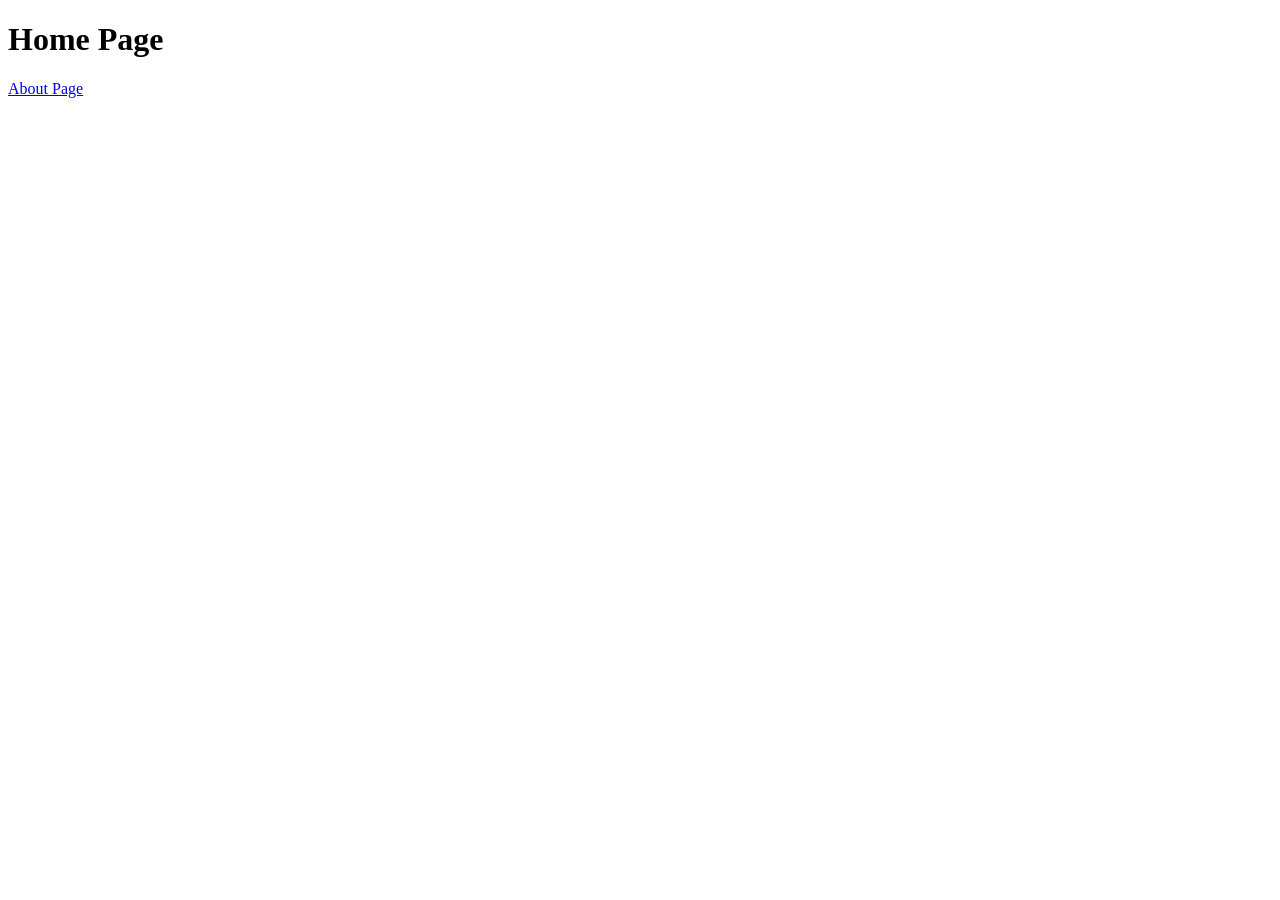
<file: HTML Skeleton/Index.html>
<!DOCTYPE html>
<html lang="en">
<head>
    <meta charset="UTF-8">
    <meta name="viewport" content="width=device-width, initial-scale=1.0">
    <title>Document</title>
</head>
<body>
    <h1>Home Page</h1>
    <nav>
        <a href="about.html"> About Page</a>
    <nav>
    
</body>
</html>
</file>
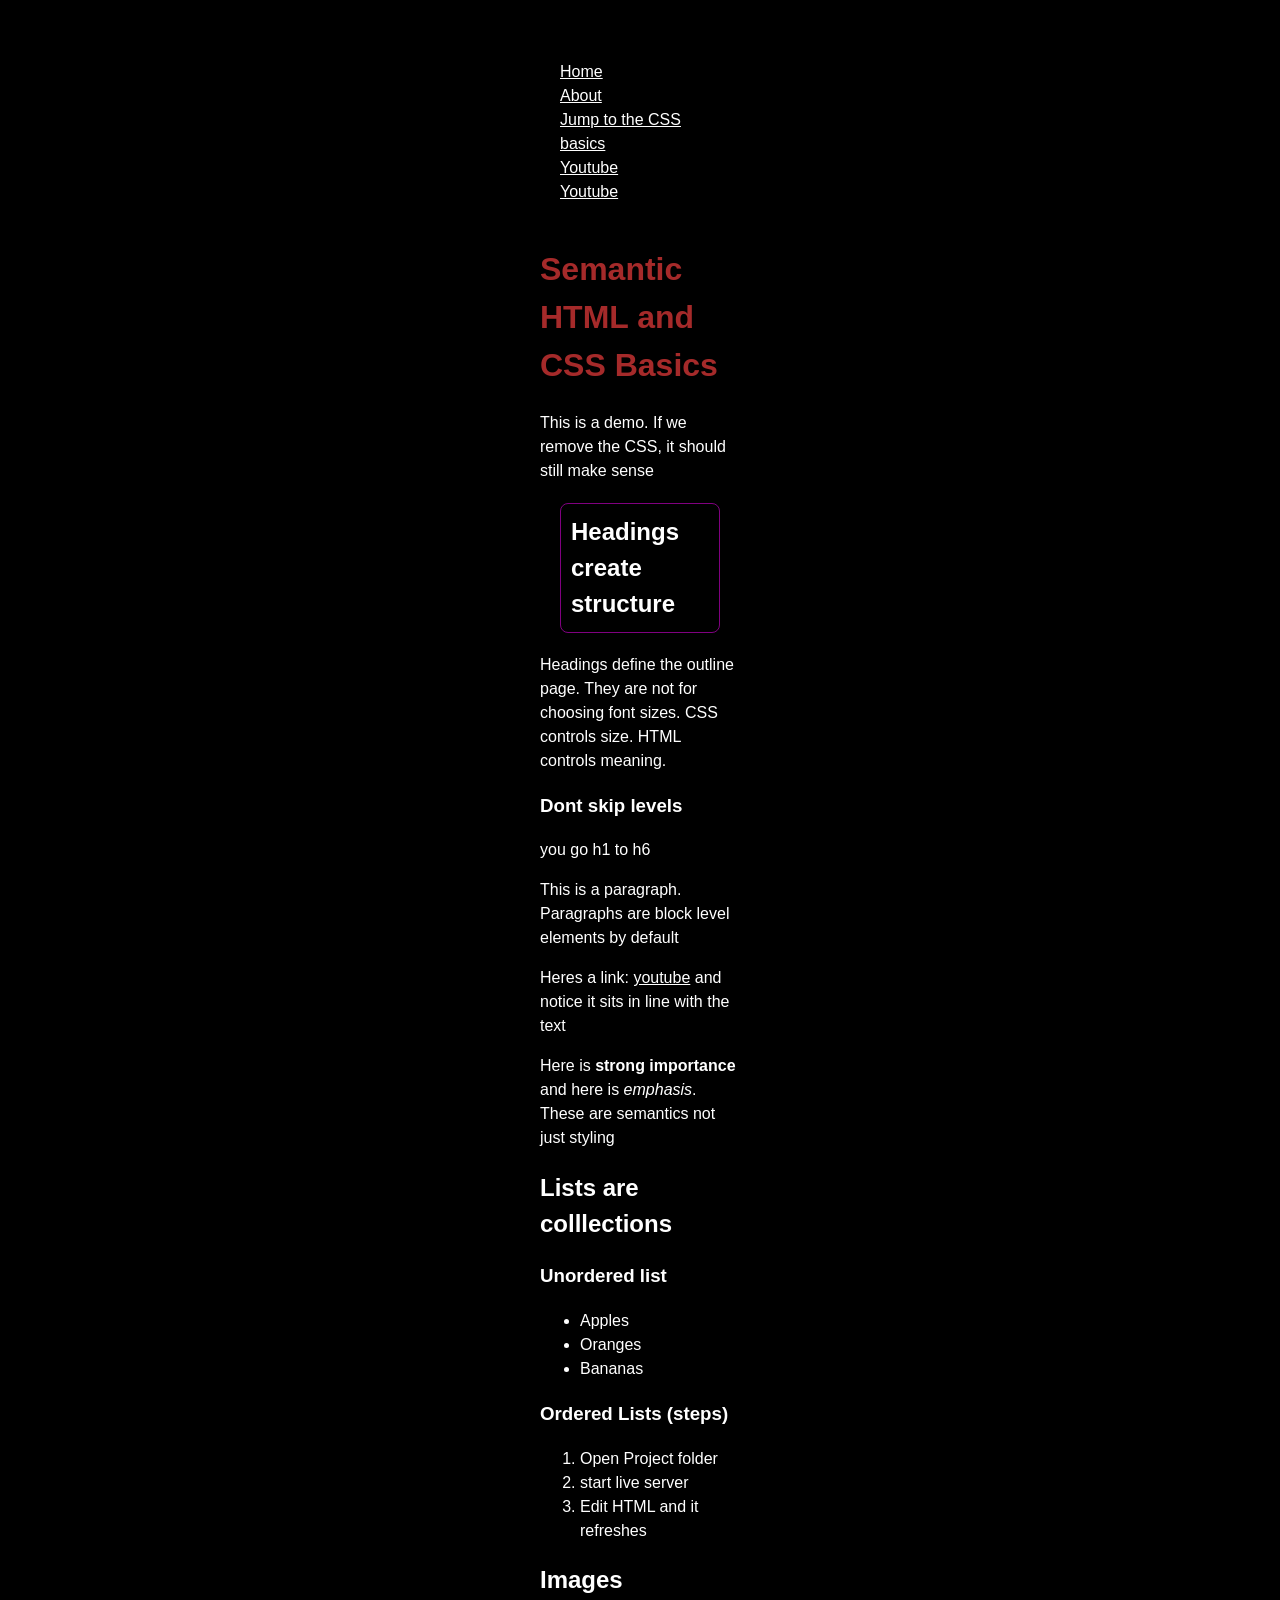
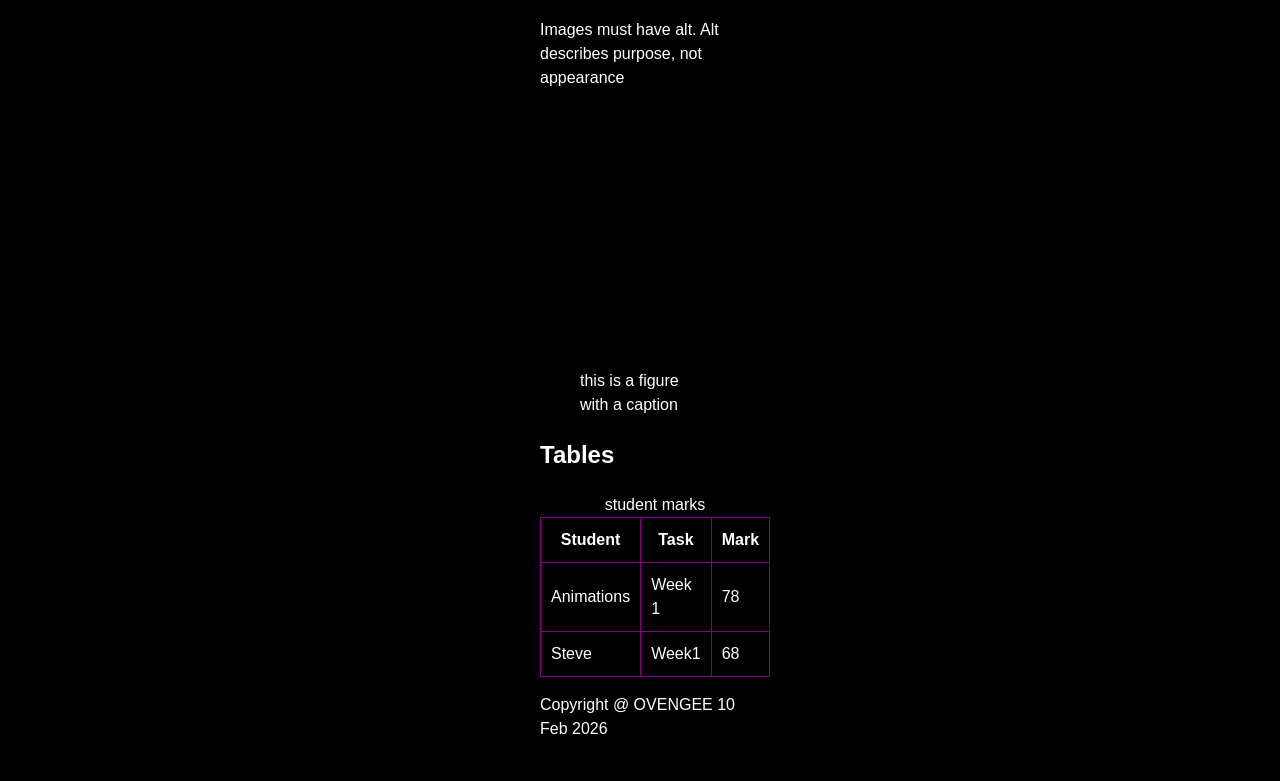
<file: WEEK2/index.html>
<!DOCTYPE html>
<html lang="en">
<head>
    <meta charset="UTF-8"> <!--prevents character bugs-->
    <meta name="viewport" content="width=device-width, initial-scale=1.0"> <!--site behaves weirdly on phones without this line-->

    <meta name="description" content="This is the lecture for week 2 semantic HTML"> <!--what people see in a search preview-->

    <title>Week 2 semantic HTML and css</title> <!--Browser tab name: important-->

    <link rel="stylesheet" href="./css/style.css" /> <!--link to style sheet: this is how you include css into HTML-->

</head>
<body><!--This is what appears in the browser-->
    <header> <!--introductory content-->
        <nav><!--this is navigation-->
            <ul>
                <li><a href="./index.html">Home</a></li>
                <li><a href="./about.html">About</a></li>
                <li><a href="#css-basics">Jump to the CSS basics</a></li>
                <li><a href="https://youtube.com">Youtube</a></li><!--takes us out of our page-->
                <li><a href="https://youtube.com" target="_blank" rel="noopener">Youtube</a></li><!--keeps our page and opens another tab-->

            </ul>
        </nav>
        <h1 id="main_heading">Semantic HTML and CSS Basics</h1> <!--heading-->
        <p>This is a demo. If we remove the CSS, it should still make sense
        </p>
    </header>
    <main>
        <section>
            <h2 class="structure_heading">Headings create structure</h2>
            <p>
                Headings define the outline page. They are not for choosing font sizes. CSS controls size. HTML controls meaning.
            </p>
            <h3>
                Dont skip levels
            </h3>
            <p>you go h1 to h6</p>
        </section>
        <section>
            <p>This is a paragraph. Paragraphs are block level elements by default</p>
            <p>Heres a link: <a href="https://youtube.com">youtube</a> and notice it sits in line with the text</p><!--links you to another place-->
            <p>Here is <strong>strong importance</strong> and here is <em>emphasis</em>. These are semantics not just styling</p>
        </section>

        <section>
            <h2>Lists are colllections</h2>
            <h3>Unordered list</h3>
            <ul>
                <li>Apples</li>
                <li>Oranges</li>
                <li>Bananas</li>
            </ul>
            <h3>Ordered Lists (steps)</h3>
            <ol>
                <li>Open Project folder</li>
                <li>start live server</li>
                <li>Edit HTML and it refreshes</li>
            </ol>

        </section>

        <section>
            <h2>Images</h2>
            <p>Images must have alt. Alt describes purpose, not appearance</p>
            <figure>
                <img src="./img/brush attack.png" alt="A sample placeholder for our demo page">
                <figcaption>this is a figure with a caption</figcaption>
            </figure>
        </section>

        <section>
            <h2>Tables</h2>
            <table>
                <caption>student marks</caption>
                <thead>
                    <tr>
                        <th>Student</th>
                        <th>Task</th>
                        <th>Mark</th>
                    </tr>
                </thead>
                <tbody>
                    <tr>
                        <td>Animations</td>
                        <td>Week 1</td>
                        <td>78</td>
                    </tr>
                    <tr>
                        <td>Steve</td>
                        <td>Week1 </td>
                        <td>68</td>
                    </tr>
                </tbody>
            </table>
        </section>

    </main>
    <footer>
        <p>
            Copyright @ OVENGEE <time datetime="2026-02-23"> 10 Feb 2026</time>
        </p>
    </footer>
</body>
</html>
</file>
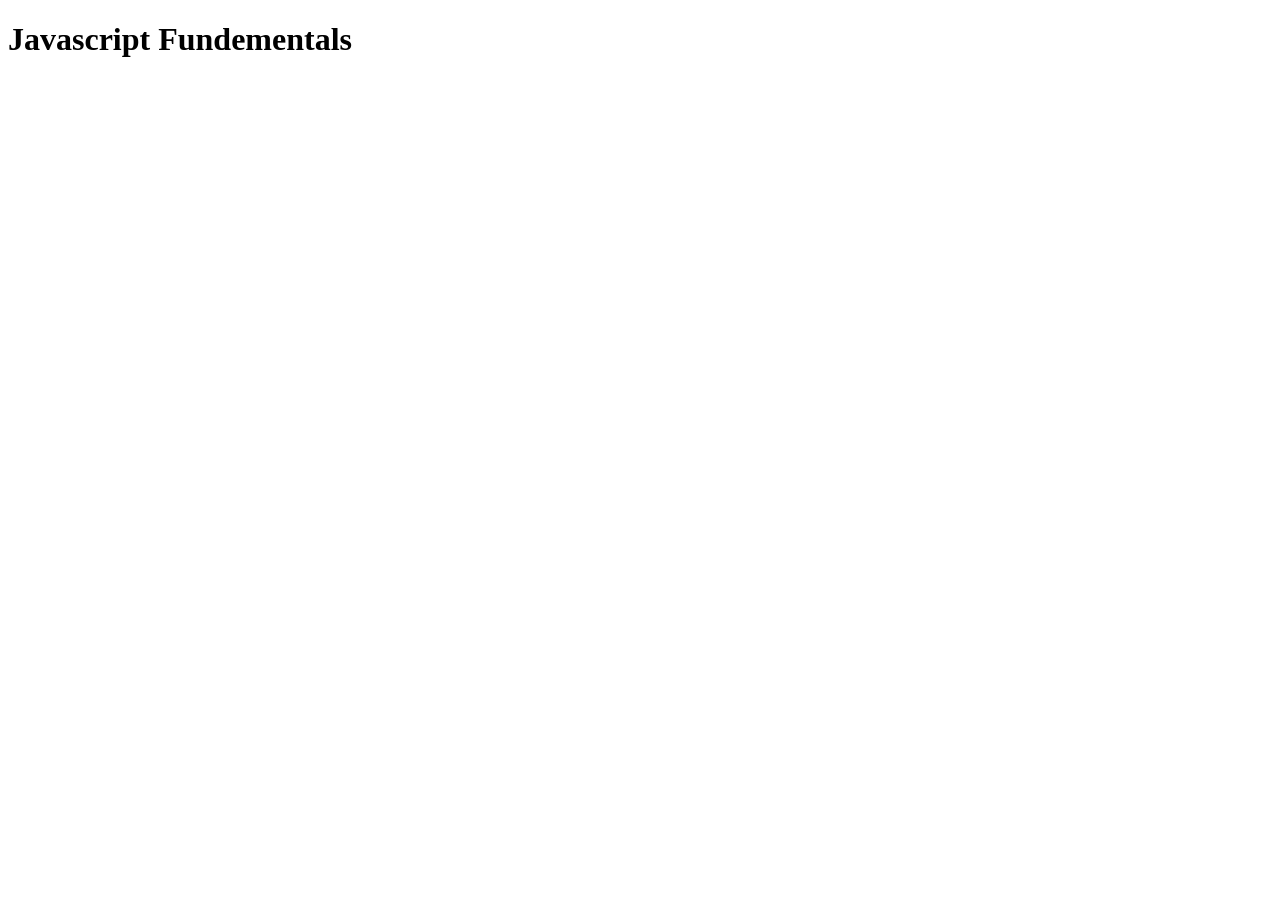
<file: WEEK3/index.html>
<!DOCTYPE html>
<html lang="en">
<head>
    <meta charset="UTF-8">
    <meta name="viewport" content="width=device-width, initial-scale=1.0">
    <title>Week 3</title>
    <script src="./js/main.js" defer></script>
</head>
<body>
    <h1>Javascript Fundementals</h1>
    
</body>
</html>
</file>
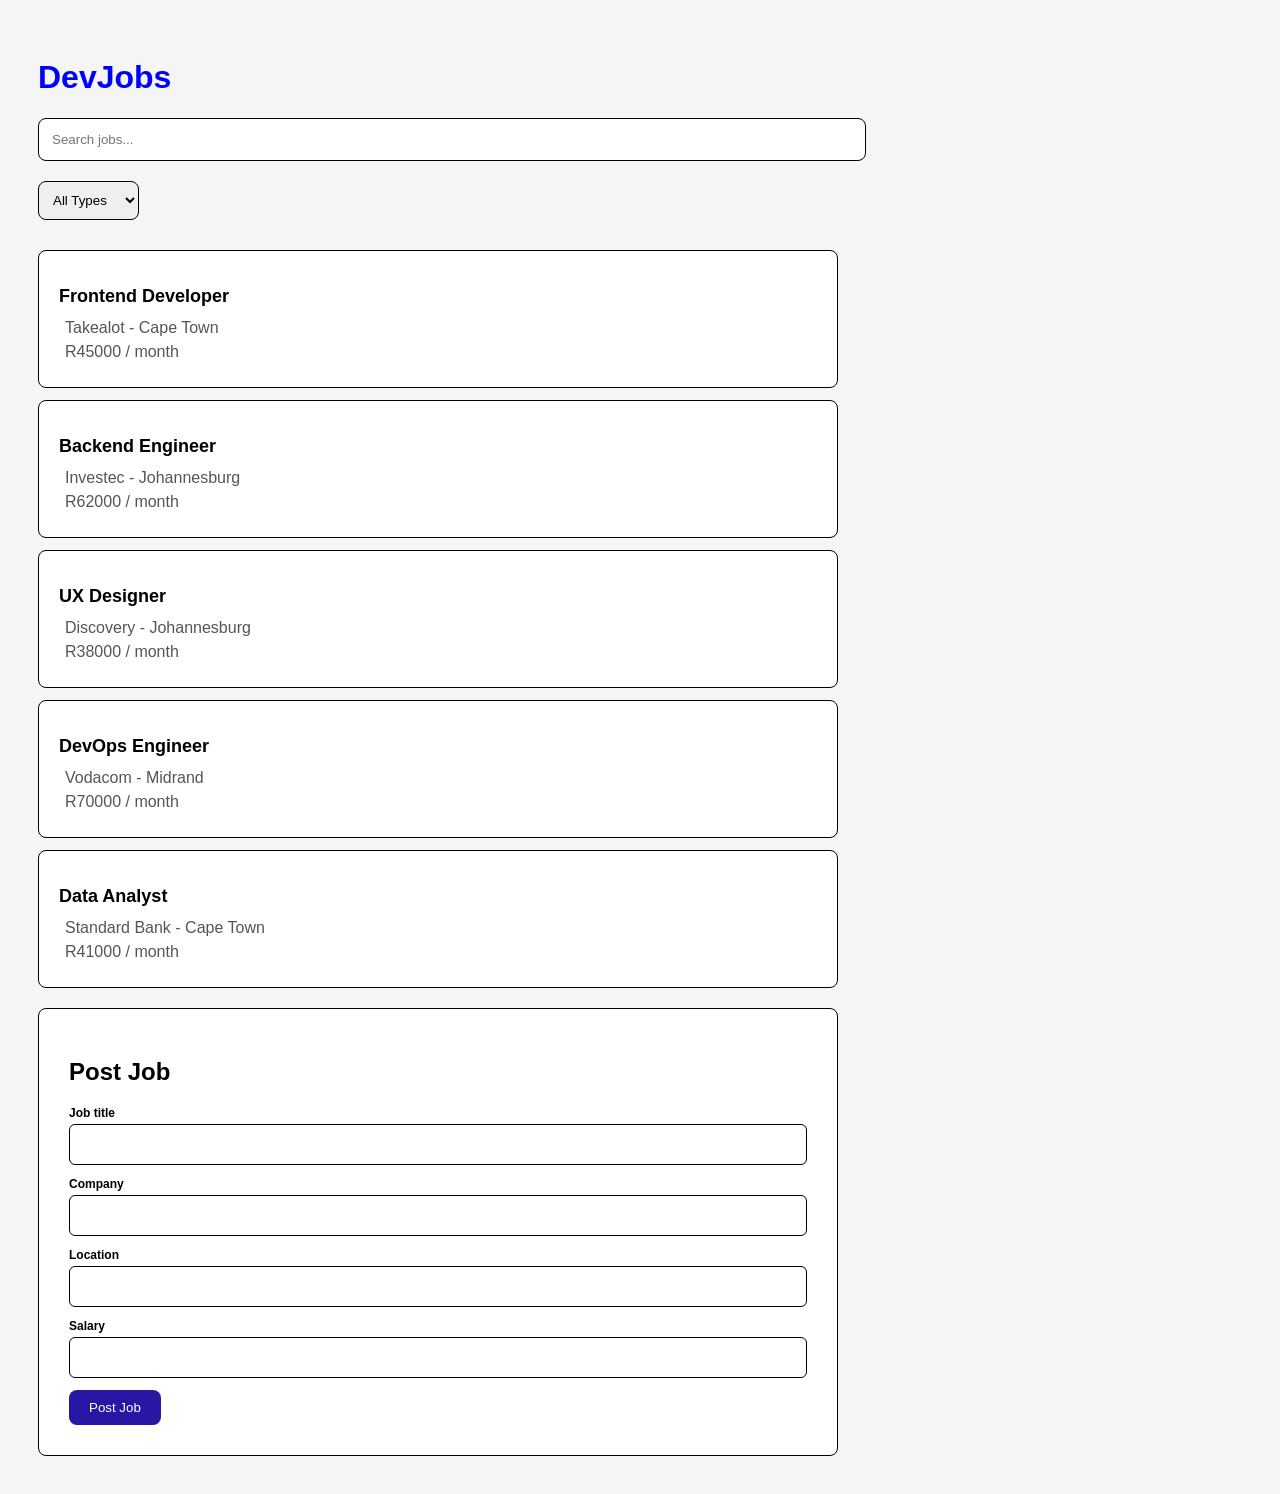
<file: WEEK6/index.html>
<!DOCTYPE html>
<html lang="en">
<head>
    <meta charset="UTF-8">
    <meta name="viewport" content="width=device-width, initial-scale=1.0">
    <title>DevJobs</title>
    <link rel="stylesheet" href="style.css">
    <script src="app.js" defer></script>
</head>
<body>
    <header>
        <h1>DevJobs</h1>
    </header>

    <main>
        <section class="search-section">
            <input type="text" placeholder="Search jobs..." id="search-input" />
            <select id="category-filter">
                <option value="all">All Types</option>
                <option value="Full-time">Full-Time</option>
                <option value="Part-time">Part-Time</option>
                <option value="Contract">Contracts</option>

            </select>
        </section>

        <section id="jobs-section">
            <div class="job-container"></div>
        </section>

       <section id="post-section">
            <h2>Post Job</h2>
            <form id="job-form">
                <div class="form-group">
                    <label for="job-title">Job title</label>
                    <input 
                    type="text" 
                    id="job-title"
                    required
                    minlength="10"
                    name="job-title"
                    >
                </div>

                <div class="form-group">
                    <label for="company">Company</label>
                    <input type="text"
                    required
                    minlength="2"
                    name="company"
                    id="company">
                </div>

                <div class="form-group">
                    <label for="location">Location</label>
                    <input type="text"
                    required
                    minlength="2"
                    name="location"
                    id="location">
                </div>

                <div class="form-group">
                    <label for="salary">Salary</label>
                    <input type="text"
                    required
                    min="1"
                    name="salary"
                    id="salary">
                </div>

                <button type="submit" id="post-btn">Post Job</button>
            </form>
       </section> 
    </main>
    
</body>
</html>
</file>
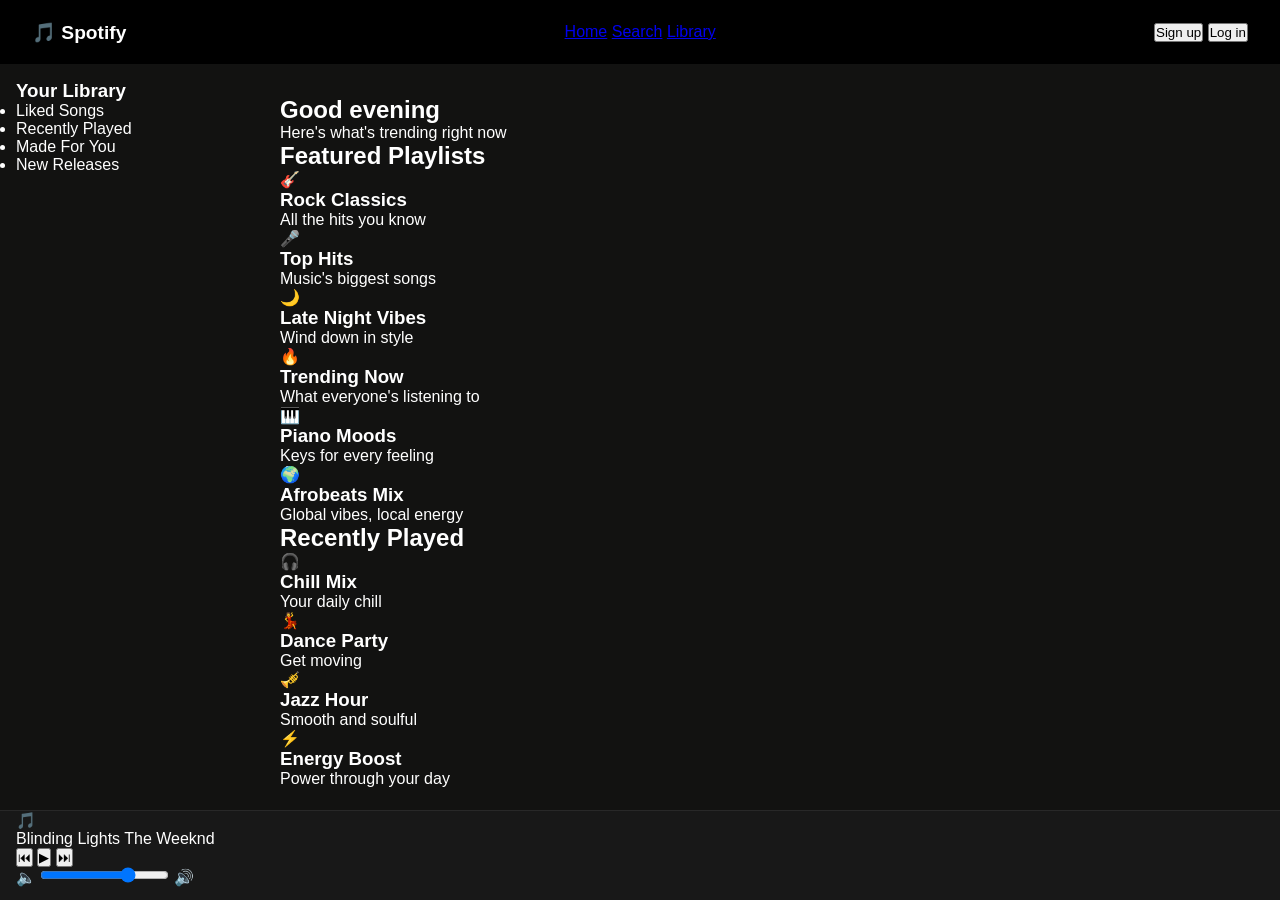
<file: WEEK8/index.html>
<!doctype html>
<html lang="en">
  <head>
    <meta charset="UTF-8" />
    <meta name="viewport" content="width=device-width, initial-scale=1.0" />
    <title>Spotify</title>
    <link rel="stylesheet" href="style.css" />
  </head>
  <body>
    <header class="top-nav">
      <div class="nav-logo">🎵 Spotify</div>
      <nav class="nav-links">
        <a href="#">Home</a>
        <a href="#">Search</a>
        <a href="#">Library</a>
      </nav>
      <div class="nav-actions">
        <button class="btn-signup">Sign up</button>
        <button class="btn-login">Log in</button>
      </div>
    </header>

    <aside class="sidebar">
      <h3>Your Library</h3>
      <ul>
        <li>Liked Songs</li>
        <li>Recently Played</li>
        <li>Made For You</li>
        <li>New Releases</li>
      </ul>
    </aside>

    <main class="main-content">
      <section class="hero">
        <h1>Good evening</h1>
        <p>Here's what's trending right now</p>
      </section>

      <section class="featured">
        <h2>Featured Playlists</h2>
        <div class="card-grid">
          <div class="card">
            <div class="card-img">🎸</div>
            <h3>Rock Classics</h3>
            <p>All the hits you know</p>
          </div>
          <div class="card">
            <div class="card-img">🎤</div>
            <h3>Top Hits</h3>
            <p>Music's biggest songs</p>
          </div>
          <div class="card">
            <div class="card-img">🌙</div>
            <h3>Late Night Vibes</h3>
            <p>Wind down in style</p>
          </div>
          <div class="card">
            <div class="card-img">🔥</div>
            <h3>Trending Now</h3>
            <p>What everyone's listening to</p>
          </div>
          <div class="card">
            <div class="card-img">🎹</div>
            <h3>Piano Moods</h3>
            <p>Keys for every feeling</p>
          </div>
          <div class="card">
            <div class="card-img">🌍</div>
            <h3>Afrobeats Mix</h3>
            <p>Global vibes, local energy</p>
          </div>
        </div>
      </section>

      <section class="recently-played">
        <h2>Recently Played</h2>
        <div class="card-grid">
          <div class="card">
            <div class="card-img">🎧</div>
            <h3>Chill Mix</h3>
            <p>Your daily chill</p>
          </div>
          <div class="card">
            <div class="card-img">💃</div>
            <h3>Dance Party</h3>
            <p>Get moving</p>
          </div>
          <div class="card">
            <div class="card-img">🎺</div>
            <h3>Jazz Hour</h3>
            <p>Smooth and soulful</p>
          </div>
          <div class="card">
            <div class="card-img">⚡</div>
            <h3>Energy Boost</h3>
            <p>Power through your day</p>
          </div>
        </div>
      </section>
    </main>

    <footer class="player-bar">
      <div class="player-track">
        <div class="track-img">🎵</div>
        <div class="track-info">
          <span class="track-name">Blinding Lights</span>
          <span class="track-artist">The Weeknd</span>
        </div>
      </div>
      <div class="player-controls">
        <button>⏮</button>
        <button class="play-btn">▶</button>
        <button>⏭</button>
      </div>
      <div class="player-volume">
        <span>🔈</span>
        <input type="range" min="0" max="100" value="70" />
        <span>🔊</span>
      </div>
    </footer>
  </body>
</html>
</file>
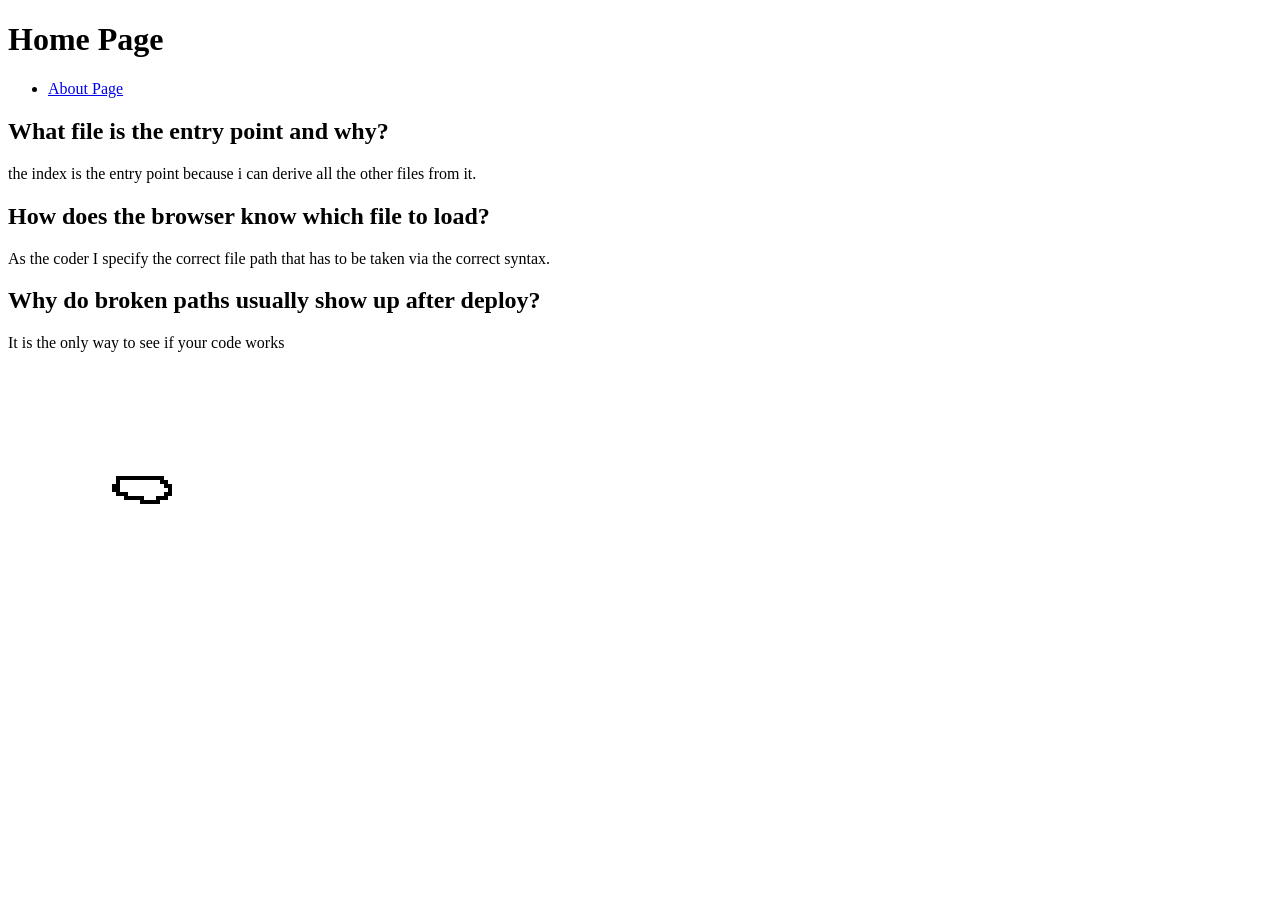
<file: WEEK2/Ticket 1/index.html>
<!DOCTYPE html>
<html lang="en">
<head>
    <meta charset="UTF-8">
    <meta name="viewport" content="width=device-width, initial-scale=1.0">
    <title>Document</title>
</head>
<body>
    <header>
        <h1>Home Page</h1>
        <nav>
            <ul>
                <li>
                    <a href="./about.html"> About Page</a>
                </li> 
            </ul>
        </nav>
    </header>

    <main>
        <section>
            <h2>What file is the entry point and why?</h2>
            <p>the index is the entry point because i can derive all the other files from it.</p>
        </section>
        <section>
            <h2>How does the browser know which file to load?</h2>
            <p>As the coder I specify the correct file path that has to be taken via the correct syntax.</p>
        </section>
        <section>
            <h2>Why do broken paths usually show up after deploy?</h2>
            <p>It is the only way to see if your code works</p>
        </section>
    </main>
    <figure>
        <img src="../img/brush attack.png" alt="A demo image">
    </figure>
</body>
</html>
</file>
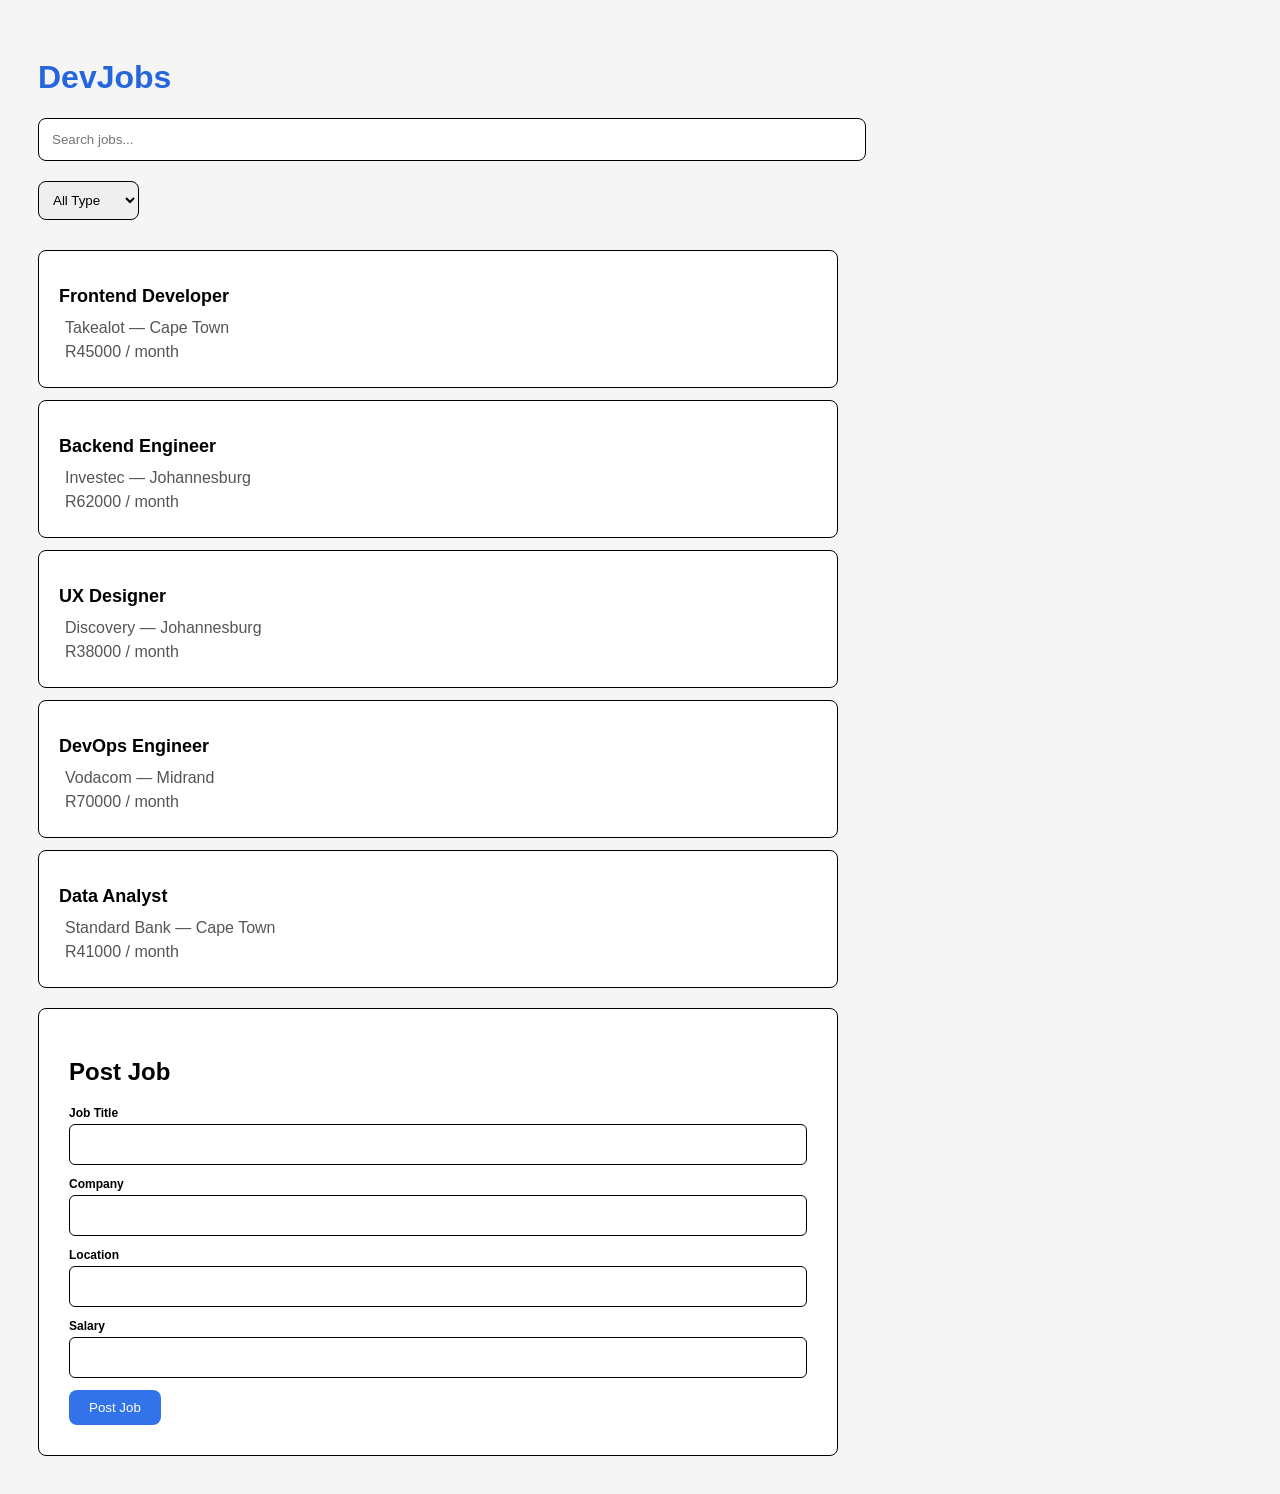
<file: WEEK6/week6/index.html>
<!doctype html>
<html lang="en">
  <head>
    <meta charset="UTF-8" />
    <meta name="viewport" content="width=device-width, initial-scale=1.0" />
    <title>DevJobs</title>
    <link rel="stylesheet" href="style.css" />
    <script src="app.js" defer></script>
  </head>
  <body>
    <header>
      <h1>DevJobs</h1>
    </header>

    <main>
      <section class="search-section">
        <input type="text" placeholder="Search jobs..." id="search-input" />
        <select id="category-filter">
          <option value="all">All Type</option>
          <option value="Full-time">Full-Time</option>
          <option value="Part-time">Part-Time</option>
          <option value="Contract">Contract</option>
        </select>
      </section>

      <section id="jobs-section">
        <div class="job-container"></div>
      </section>

      <section id="post-section">
        <h2>Post Job</h2>
        <form id="job-form">
          <div class="form-group">
            <label for="job-title">Job Title</label>
            <input
              type="text"
              id="job-title"
              required
              minlength="10"
              name="job-title"
            />
          </div>

          <div class="form-group">
            <label for="company">Company</label>
            <input
              type="text"
              required
              minlength="2"
              name="company"
              id="company"
            />
          </div>
          <div class="form-group">
            <label for="location">Location</label>
            <input
              type="text"
              required
              minlength="2"
              name="location"
              id="location"
            />
          </div>
          <div class="form-group">
            <label for="salary">Salary</label>
            <input type="text" required min="1" name="salary" id="salary" />
          </div>

          <button type="submit" id="post-btn">Post Job</button>
        </form>
      </section>
    </main>
  </body>
</html>
</file>
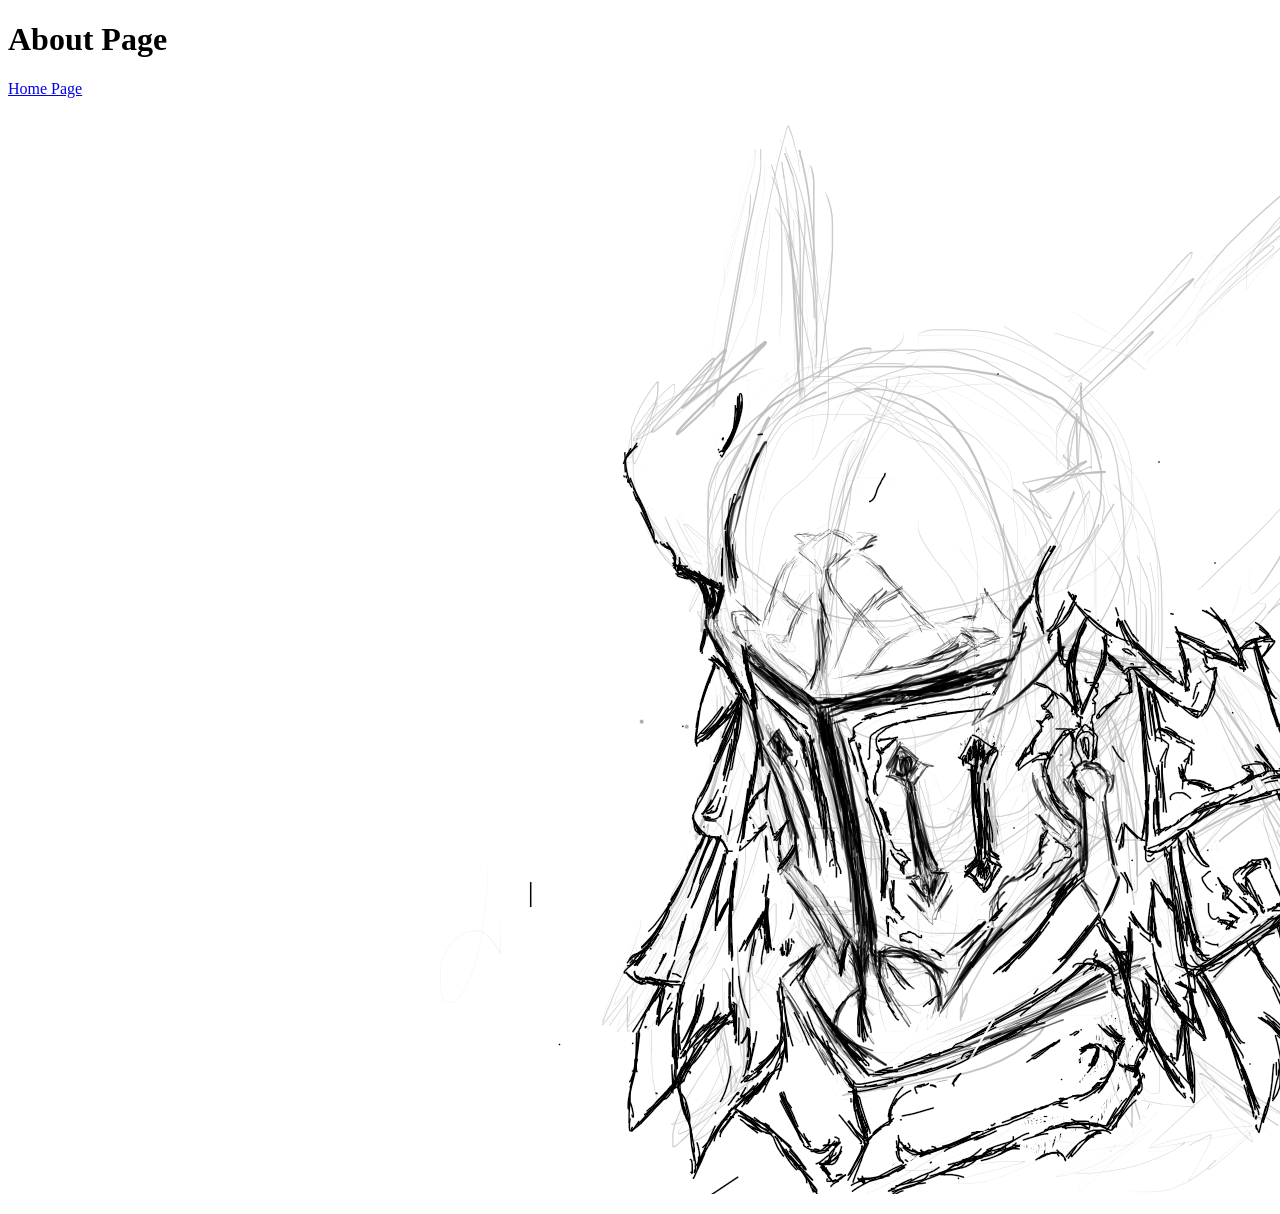
<file: HTML Skeleton/about.html>
<!DOCTYPE html>
<html lang="en">
<head>
    <meta charset="UTF-8">
    <meta name="viewport" content="width=device-width, initial-scale=1.0">
    <title>Document</title>
</head>
<body>
    <h1>About Page </h1>
    <nav>
        <a href="Index.html"> Home Page </a>
    <nav>
    
</body>

    <figure>
        <img src = "SirKnightthethird.png"
        />
    </figure>
</html>
</file>
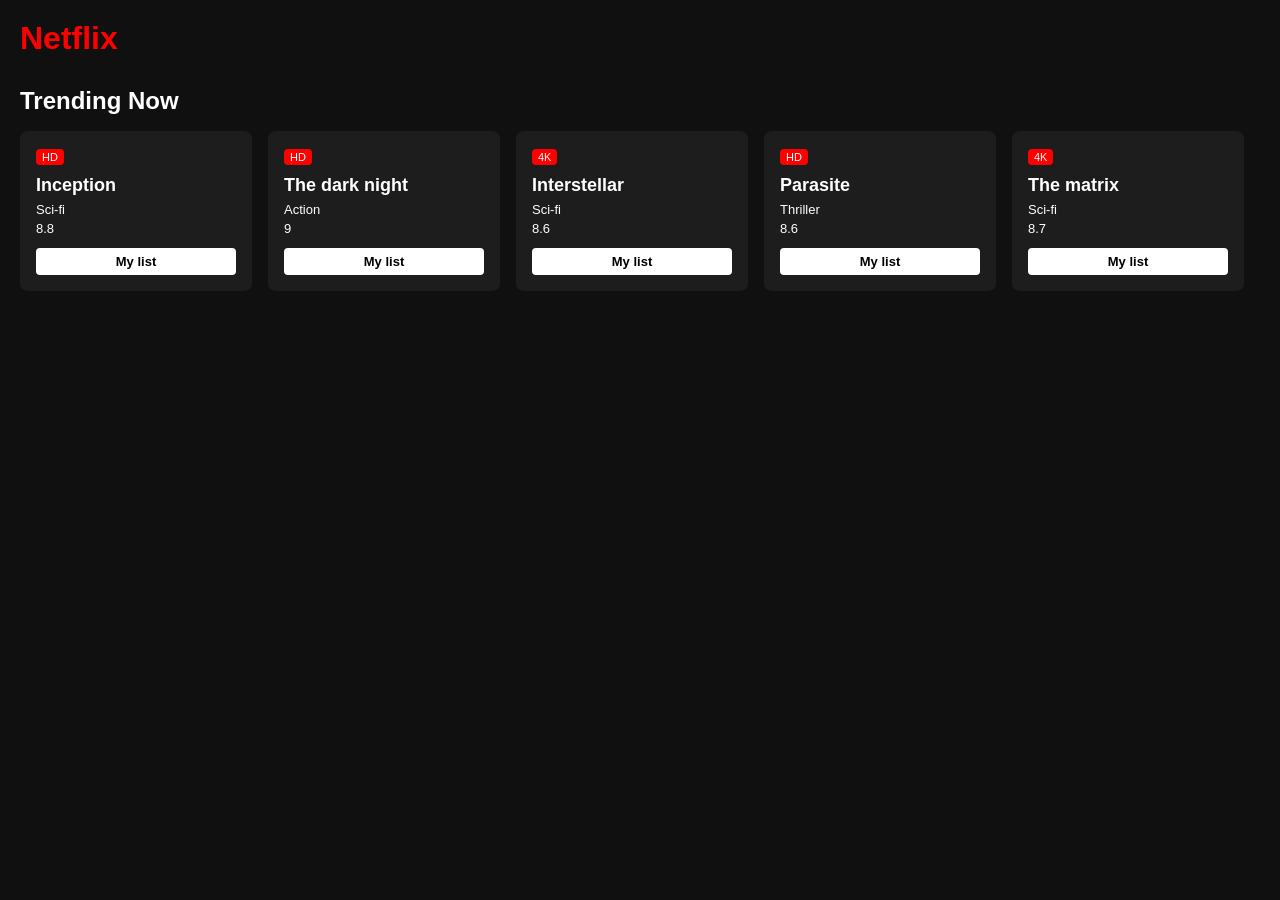
<file: WEEK5/Iindex.html>
<!DOCTYPE html>
<html lang="en">
<head>
    <meta charset="UTF-8">
    <meta name="viewport" content="width=device-width, initial-scale=1.0">
    <title>Document</title>
    <link rel="stylesheet" href="style.css"/>
    <script src="app.js" defer></script>
</head>
<body>
    <header>
        <h1 class="logo">Netflix</h1>
    </header>

    <main>
        <section class="movie-section">
         <h2 class="section-title">Trending Now</h2>
         <div class="card-container" id="card-container">
            <!--<div class="card" id="first-card"></div> -->
         </div>   
        </section>
    </main>
</body>
</html>
</file>
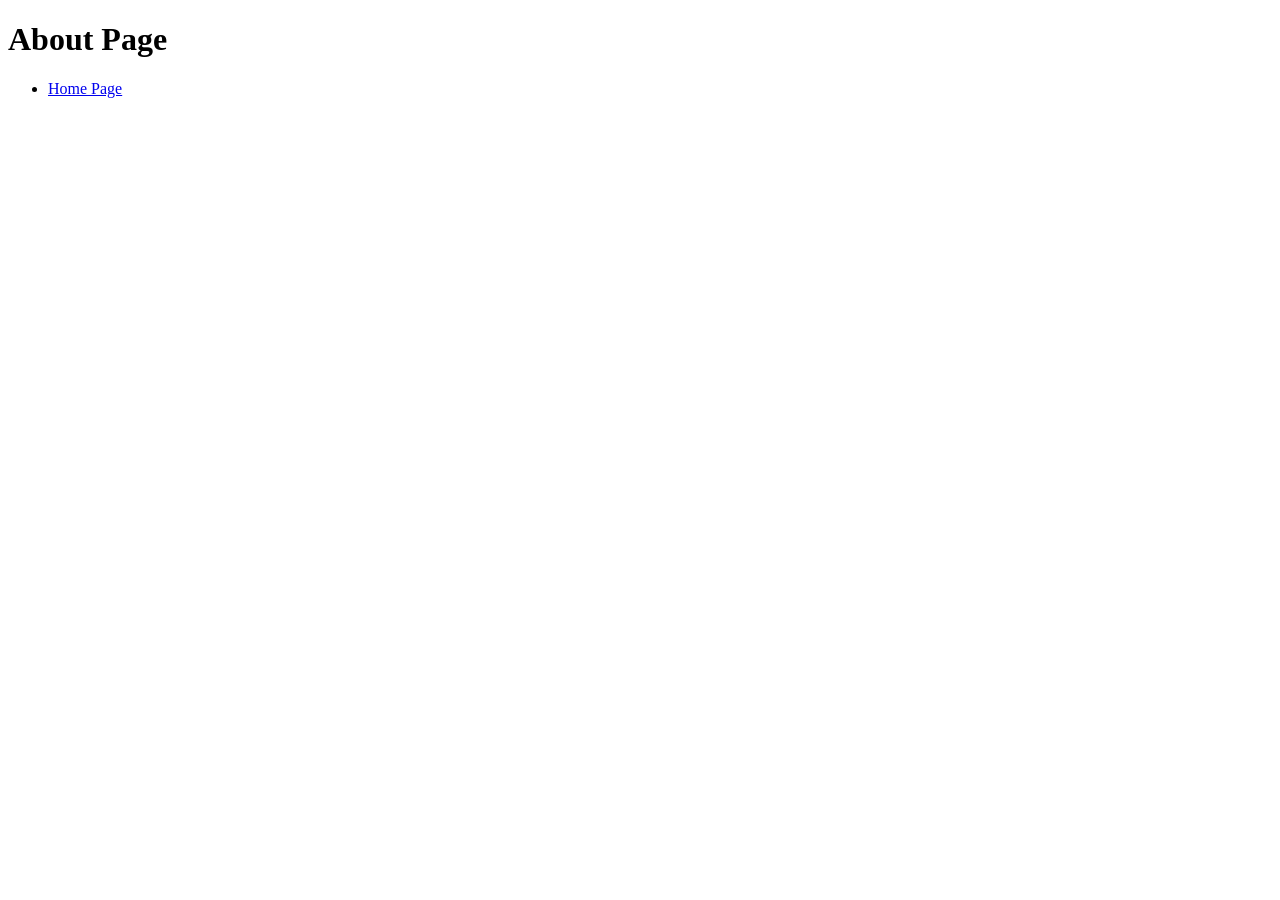
<file: WEEK2/Ticket 1/about.html>
<!DOCTYPE html>
<html lang="en">
<head>
    <meta charset="UTF-8">
    <meta name="viewport" content="width=device-width, initial-scale=1.0">
    <title>Document</title>
</head>
<body>
    <h1>About Page</h1>
    <nav>
        <ul>
            <li>
                <a href="index.html"> Home Page</a>
            </li>
        </ul>
    </nav>
</body>
</html>
</file>
<file: WEEK2/css/style.css>
*{  /*everything on the page*/
    background-color: black;
    color: #ffffff;
}

body {
    font-family: Arial, Helvetica, sans-serif;
    line-height: 1.5;
    margin: 0;
    padding: 24px;
}

header, main, footer{
    max-width: 200px;
    margin: 0 auto;
}

nav ul{
    list-style: none;
    padding: 20px;
}

table{
    border-collapse: collapse;
}

th, td{
    border: 1px solid purple;
    padding: 10px;
}

.structure_heading{
    border: 1px solid purple;
    padding: 10px;
    margin: 20px;
    border-radius: 8px;

}

#main_heading{
    color:brown;
}
</file>
<file: WEEK6/style.css>
body 
{
    font-family: sans-serif;
    max-width: 800px;
    padding: 30px;
    background-color: #f5f5f5;
}

h1
{
    color: blue;
}

#search-input
{
    width: 100%;
    padding: 13px;
    border-radius: 8px;
    border: 1px solid black;
    margin-bottom: 20px;
}

.job-card
{
    background-color: white;
    border-radius: 8px;
    padding: 20px;
    margin-bottom: 12px;
    border: 1px solid #000;
}

.job-card h2
{
    font-size: 18px;
    margin-bottom: 12px;
}

.job-card p
{
    font-size: 16px;
    margin: 6px;
    color: #555;
}

#post-section
{
    margin-top: 20px;
    background-color: white;
    border-radius: 8px;
    border: 1px solid #000;
    padding: 30px;
}

.form-group
{
    display: flex;
    flex-direction: column;
}

.form-group label
{
    font-size: 12px;
    font-weight: 600;
    margin-bottom: 4px;
}

.form-group input
{
    padding: 12px;
    border-radius: 6px;
    border: 1px solid #000;
    margin-bottom: 12px;
}

button
{
    background-color: rgb(39, 23, 162);
    color: white;
    padding: 10px 20px;
    border: none;
    border-radius: 8px;
    cursor: pointer;
}

.job-details.hidden
{
    display: none;
}

.job-card.expanded
{
    border-color: rebeccapurple;
}

#category-filter
{
    padding: 10px;
    border-radius: 8px;
    border: 1px solid #000;
    margin-bottom: 30px;

}
</file>
<file: WEEK8/style.css>
*{
    margin: 0;
    padding: 0;
    box-sizing: border-box;
}

body
{
    background-color: #121211;
    color: white;
    height: 100vh;
    font-family: sans-serif;
    display: grid;
    grid-template-rows: 64px 1fr 90px;
    grid-template-columns: 248px 1fr;
    grid-template-areas: 
    "header header"
    "sidebar main"
    "player player";
}

.top-nav
{
    grid-area: header;
    background-color: black;
    padding: 0 2rem;
    display: flex;
    align-items: center;
    justify-content: space-between;
}

.nav-logo
{
    font-size: 1.2rem;
    font-weight: 700;
}

.sidebar 
{
    grid-area: sidebar;
    background-color: #121211;
    padding: 1rem;
    overflow-y: auto;
}

.main-content
{
    grid-area: main;
    padding: 2rem;
    overflow-y: auto;
}

.player-bar
{
    grid-area: player;
    background-color: #181818;
    padding: 0 1rem;
    border-top: 1px solid #282828;

}
</file>
<file: WEEK6/week6/style.css>
body {
  font-family: sans-serif;
  max-width: 800px;
  padding: 30px;
  background-color: #f5f5f5;
}

h1 {
  color: rgb(37, 102, 221);
}

#search-input {
  width: 100%;
  padding: 13px;
  border-radius: 8px;
  border: 1px solid #000;
  margin-bottom: 20px;
}

.job-card {
  background-color: white;
  border-radius: 8px;
  padding: 20px;
  margin-bottom: 12px;
  border: 1px solid #000;
}

.job-card h2 {
  font-size: 18px;
  margin-bottom: 12px;
}
.job-card p {
  font-size: 16px;
  margin: 6px;
  color: #555;
}

#post-section {
  margin-top: 20px;
  background-color: white;
  border-radius: 8px;
  border: 1px solid #000;
  padding: 30px;
}

.form-group {
  display: flex;
  flex-direction: column;
}

.form-group label {
  font-size: 12px;
  font-weight: 600;
  margin-bottom: 4px;
}

.form-group input {
  padding: 12px;
  border-radius: 6px;
  border: 1px solid #000;
  margin-bottom: 12px;
}

button[type="submit"] {
  background: rgb(51, 115, 234);
  color: white;
  padding: 10px 20px;
  border: none;
  border-radius: 8px;
  cursor: pointer;
}

.job-details.hidden {
  display: none;
}

.job-card.expanded {
  border-color: red;
}

#category-filter {
  padding: 10px;
  border-radius: 8px;
  border: 1px solid #000;
  margin-bottom: 30px;
}
</file>
<file: WEEK5/style.css>
*
{
    margin:0;
    padding: 0;
}

body
{
    background-color:rgb(16, 16, 16);
    color: white;
    font-family: Arial, Helvetica, sans-serif;
    padding: 20px;
}

header
{
    margin-bottom: 30px;
}

.logo
{
    color: red;
    font-size: 32px;
}

.section-title
{
    margin-bottom: 16px;
}

.card-container
{
    display: flex;
    gap: 16px;
    flex-wrap: wrap;
}

.card
{
    background-color: rgb(29, 29, 29);
    border-radius: 8px;
    padding: 16px;
    width: 200px;
}

.card-badge
{
    background-color: red;
    color: white;
    font-size: 11px;
    padding: 2px 6px;
    border-radius: 4px;
    display: inline-block;
    margin-bottom: 10px;
}

.card-title
{
    font-size: 18px;
    margin-bottom: 6px;
}

.card-genre
{
    font-size: 13px;
    margin-bottom: 4px;
}

.card-rating
{
    font-size: 13px;
    margin-bottom: 12px;
}

.card-btn
{
    background-color: white;
    color: black;
    font-weight: 600;
    border: none;
    padding: 6px 12px;
    border-radius: 4px;
    font-size: 13px;
    width: 200px;
}

.card-added
{
    background-color: red;
    color: #fff;
}

.card-hidden
{
    display: none;
}

.card-highlight
{
    border: 2px solid red;
}
</file>
